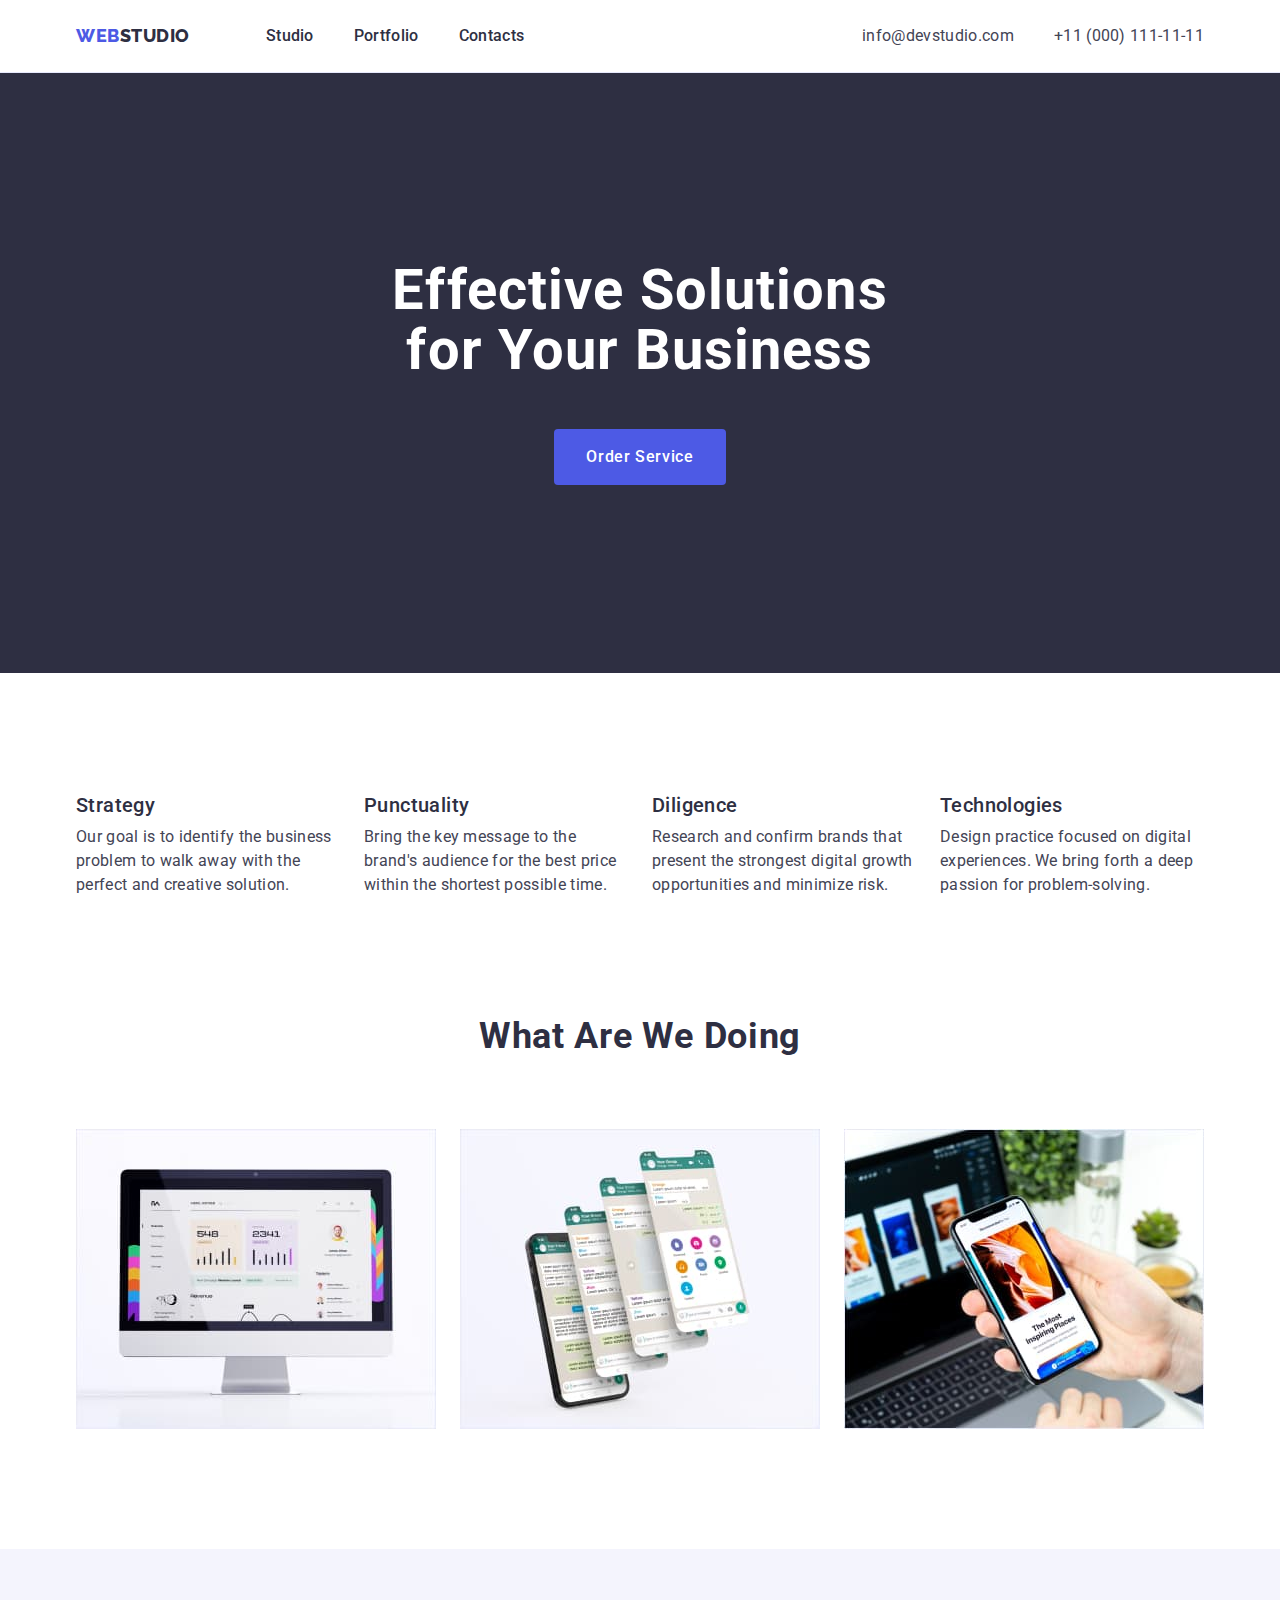
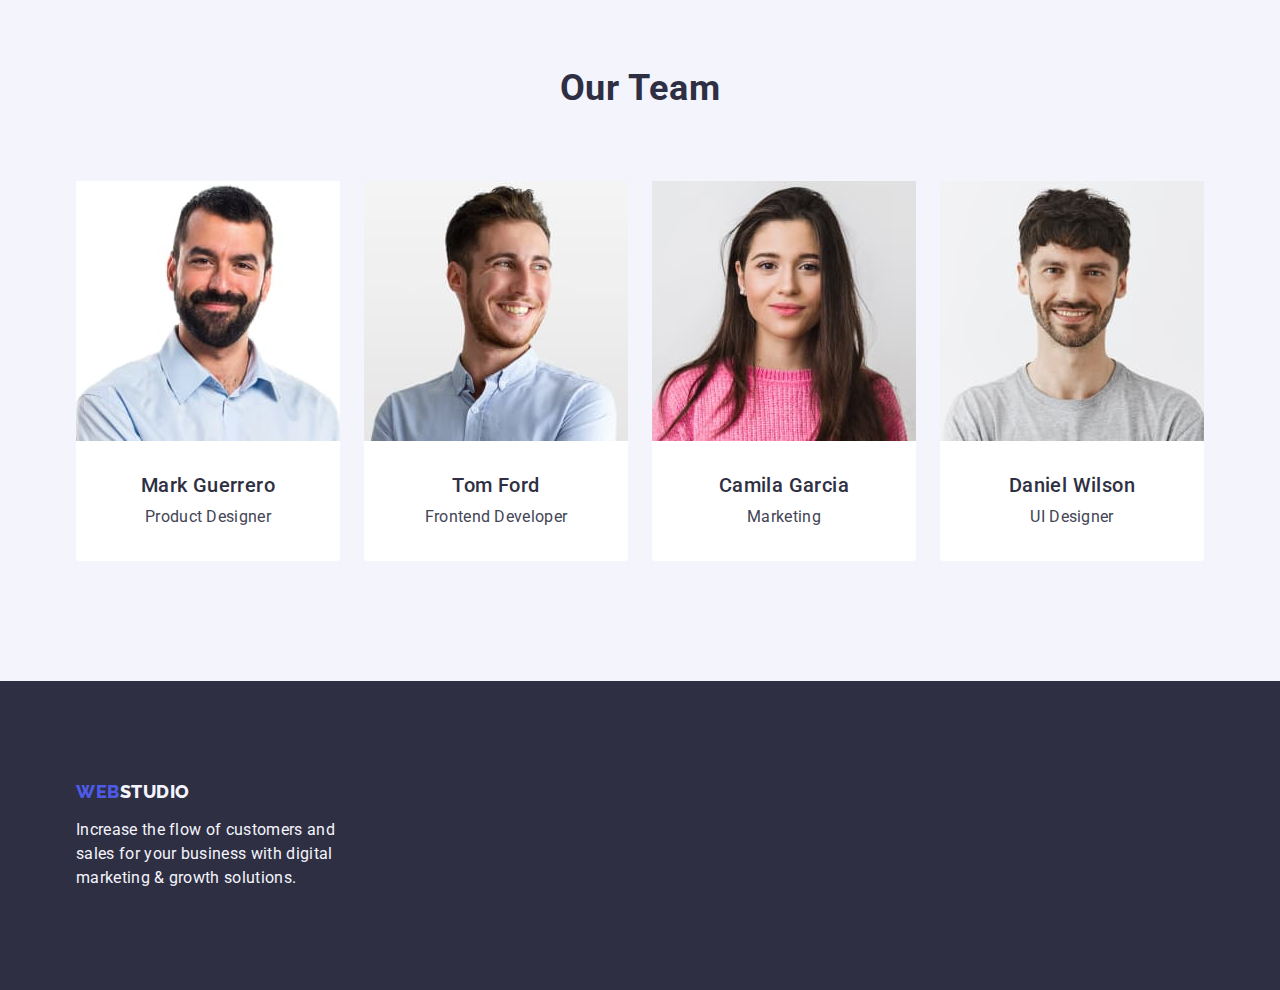
<file: index.html>
<!DOCTYPE html>
<html lang="en">
  <head>
    <meta charset="UTF-8" />
    <meta http-equiv="X-UA-Compatible" content="IE=edge" />
    <meta name="viewport" content="width=device-width, initial-scale=1.0" />
    <title>WebStudio</title>
    <link rel="preconnect" href="https://fonts.googleapis.com" />
    <link rel="preconnect" href="https://fonts.gstatic.com" crossorigin />
    <link
      href="https://fonts.googleapis.com/css2?family=Raleway:wght@800&family=Roboto:wght@400;500;700&display=swap"
      rel="stylesheet"
    />
    <link
      rel="stylesheet"
      href="https://cdn.jsdelivr.net/npm/modern-normalize@2.0.0/modern-normalize.min.css"
    />
    <link rel="stylesheet" href="./css/style.css" />
  </head>
  <body>
    <!--Header section-->
    <header class="header">
      <div class="container header-box">
        <nav class="header-nav">
          <a class="header-web link" href="./index.html"
            >Web<span class="header-studio">Studio</span></a
          >
          <!--Nav section-->
          <ul class="nav-list list">
            <li class="nav-item">
              <a class="nav-link link" href="./index.html">Studio</a>
            </li>
            <li class="nav-item">
              <a class="nav-link link" href="./portfolio.html">Portfolio</a>
            </li>
            <li class="nav-item">
              <a class="nav-link link" href="">Contacts</a>
            </li>
          </ul>
        </nav>
        <!--Contacts section-->
        <address class="header-contacts">
          <ul class="contacts-list list">
            <li class="contacts-item">
              <a class="contacts-link link" href="mailto:info@devstudio.com"
                >info@devstudio.com</a
              >
            </li>
            <li class="contacts-item">
              <a class="contacts-link link" href="tel:+110001111111"
                >+11 (000) 111-11-11</a
              >
            </li>
          </ul>
        </address>
      </div>
    </header>
    <!--Main section-->
    <main class="main">
      <section class="main-section">
        <div class="container">
          <h1 class="main-title">Effective Solutions for Your Business</h1>
          <button type="button" class="main-button">Order Service</button>
        </div>
      </section>
      <!--Description section-->
      <section class="profit-section section">
        <div class="container">
          <h2 class="visually-hidden">Profit</h2>
          <ul class="profit-block list">
            <li class="profit-list">
              <h3 class="profit-title">Strategy</h3>
              <p class="profit-text">
                Our goal is to identify the business problem to walk away with
                the perfect and creative solution.
              </p>
            </li>

            <li class="profit-list">
              <h3 class="profit-title">Punctuality</h3>
              <p class="profit-text">
                Bring the key message to the brand's audience for the best price
                within the shortest possible time.
              </p>
            </li>

            <li class="profit-list">
              <h3 class="profit-title">Diligence</h3>
              <p class="profit-text">
                Research and confirm brands that present the strongest digital
                growth opportunities and minimize risk.
              </p>
            </li>

            <li class="profit-list">
              <h3 class="profit-title">Technologies</h3>
              <p class="profit-text">
                Design practice focused on digital experiences. We bring forth a
                deep passion for problem-solving.
              </p>
            </li>
          </ul>
        </div>
      </section>
      <!--Work-img section-->
      <section class="work-section section">
        <div class="container">
          <h2 class="work-title">What are we doing</h2>
          <ul class="work-block list">
            <li class="work-img-list">
              <img
                class="img-computer"
                src="./images/img1.jpg"
                alt="Computer"
                width="360"
              />
            </li>
            <li class="work-img-list">
              <img
                class="img-screen"
                src="./images/img2.jpg"
                alt="Screen"
                width="360"
              />
            </li>
            <li class="work-img-list">
              <img
                class="img-smartphones"
                src="./images/img3.jpg"
                alt="Smartphones"
                width="360"
              />
            </li>
          </ul>
        </div>
      </section>
      <!--Personal-img section-->
      <section class="team-section section">
        <div class="container">
          <h2 class="team-title">Our Team</h2>
          <ul class="team-block list">
            <li class="team-img-list">
              <img
                class="mark-picture"
                src="./images/img4.jpg"
                alt="Mark Guerrero"
                height="260"
                width="264"
              />
              <div class="img-title-bord">
                <h3 class="title-picture">Mark Guerrero</h3>
                <p class="text-picture">Product Designer</p>
              </div>
            </li>
            <li class="team-img-list">
              <img
                class="tom-picture"
                src="./images/img5.jpg"
                alt="Tom Ford"
                width="264"
              />
              <div class="img-title-bord">
                <h3 class="title-picture">Tom Ford</h3>
                <p class="text-picture">Frontend Developer</p>
              </div>
            </li>
            <li class="team-img-list">
              <img
                class="camila-picture"
                src="./images/img6.jpg"
                alt="Camila Garcia"
                width="264"
              />
              <div class="img-title-bord">
                <h3 class="title-picture">Camila Garcia</h3>
                <p class="text-picture">Marketing</p>
              </div>
            </li>
            <li class="team-img-list">
              <img
                class="daniele-picture"
                src="./images/img7.jpg"
                alt="Daniel Wilson"
                width="264"
              />
              <div class="img-title-bord">
                <h3 class="title-picture">Daniel Wilson</h3>
                <p class="text-picture">UI Designer</p>
              </div>
            </li>
          </ul>
        </div>
      </section>
    </main>
    <!--Footer section-->
    <footer class="footer">
      <div class="container">
        <a class="footer-web link" href="./index.html"
          >Web<span class="footer-studio">Studio</span></a
        >
        <p class="footer-text">
          Increase the flow of customers and sales for your business with
          digital marketing & growth solutions.
        </p>
      </div>
    </footer>
  </body>
</html>
</file>
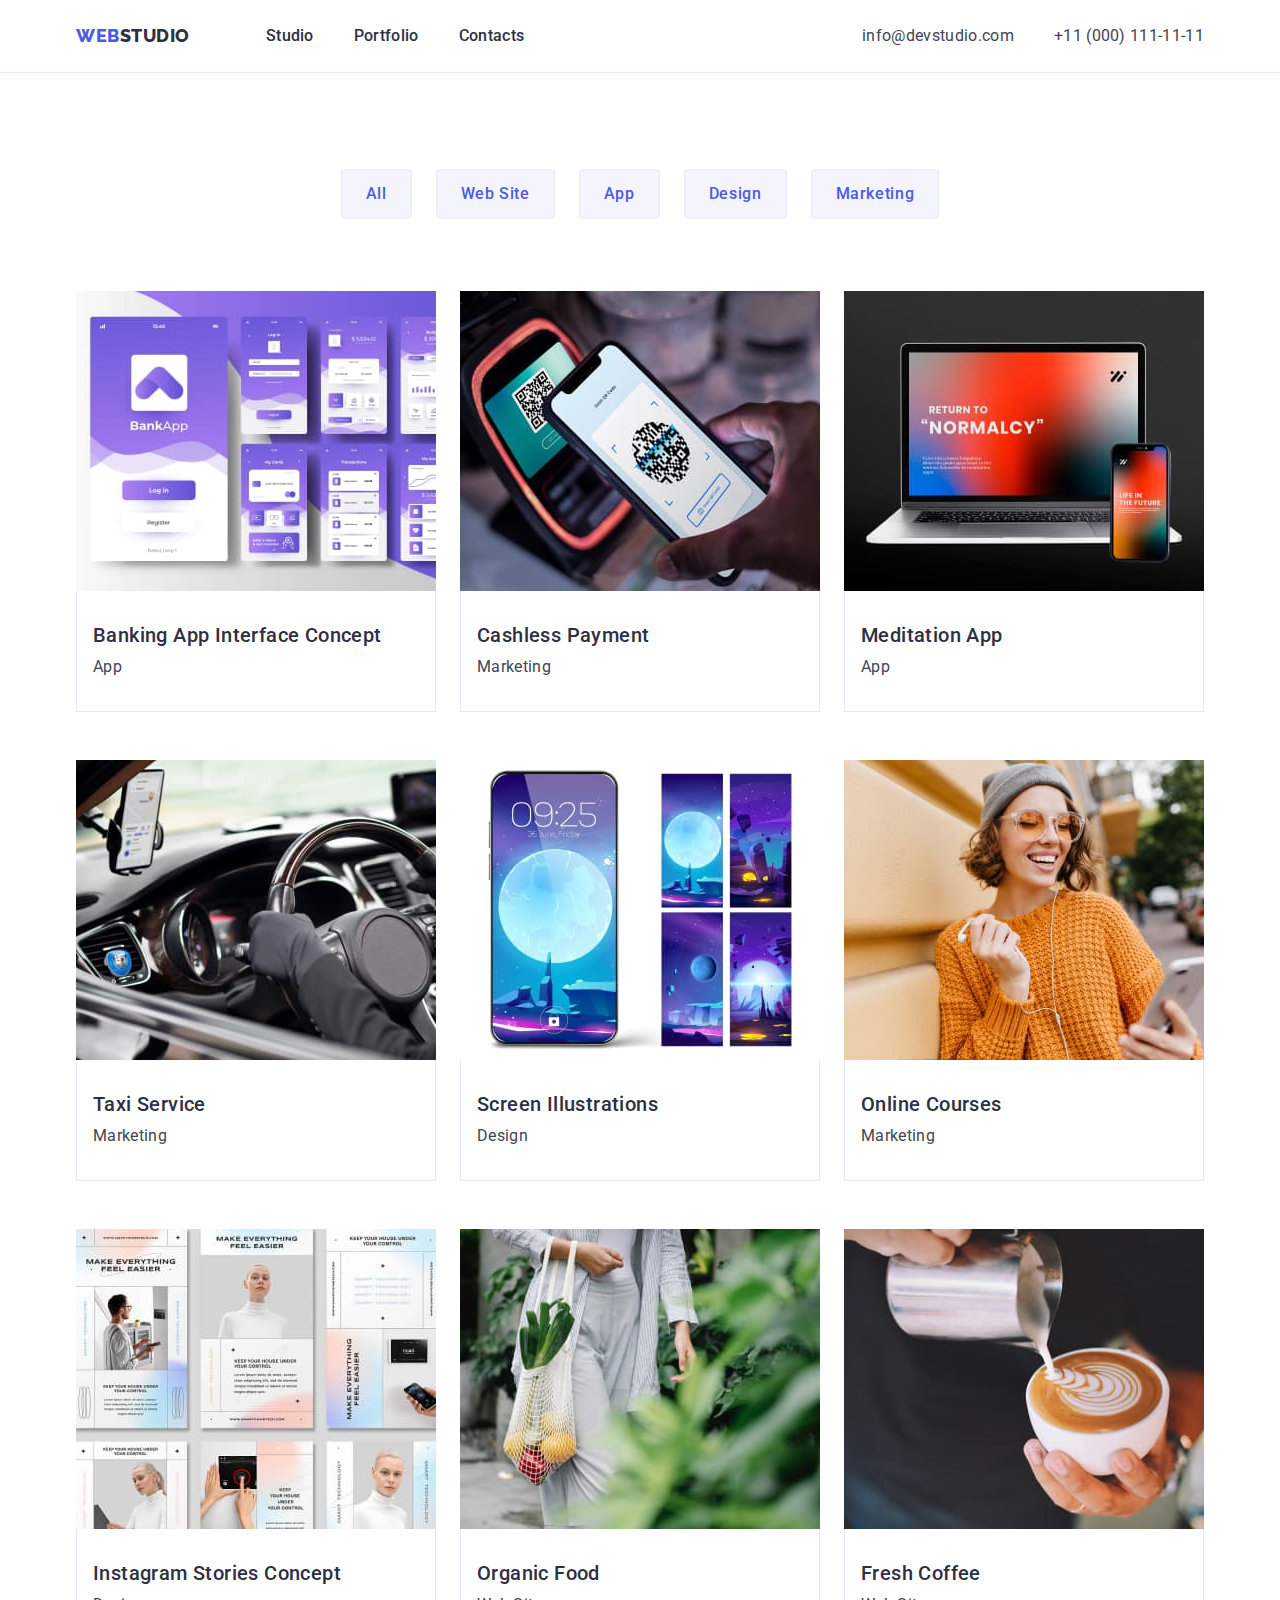
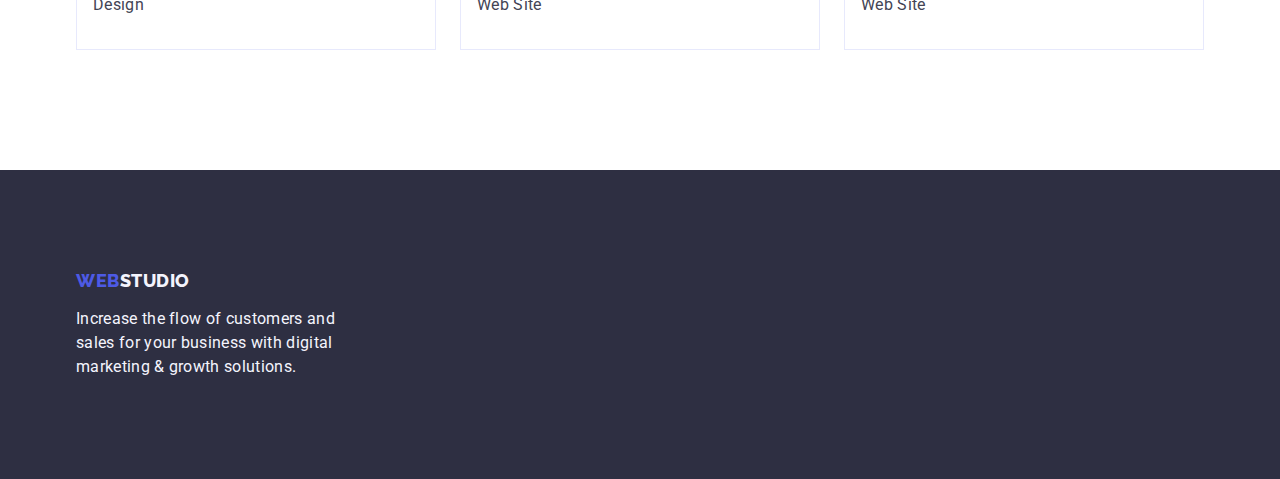
<file: portfolio.html>
<!DOCTYPE html>
<html lang="en">
  <head>
    <meta charset="UTF-8" />
    <meta http-equiv="X-UA-Compatible" content="IE=edge" />
    <meta name="viewport" content="width=device-width, initial-scale=1.0" />
    <title>Portfolio</title>
    <link rel="preconnect" href="https://fonts.googleapis.com" />
    <link rel="preconnect" href="https://fonts.gstatic.com" crossorigin />
    <link
      href="https://fonts.googleapis.com/css2?family=Raleway:wght@800&family=Roboto:wght@400;500;700&display=swap"
      rel="stylesheet"
    />
    <link
      rel="stylesheet"
      href="https://cdn.jsdelivr.net/npm/modern-normalize@2.0.0/modern-normalize.min.css"
    />
    <link rel="stylesheet" href="./css/style.css" />
  </head>
  <body>
    <!--Header section-->
    <header class="header">
      <div class="container header-box">
        <nav class="header-nav">
          <a class="header-web link" href="./index.html"
            >Web<span class="header-studio">Studio</span></a
          >
          <!--Nav section-->
          <ul class="nav-list list">
            <li class="nav-item">
              <a class="nav-link link" href="./index.html">Studio</a>
            </li>
            <li class="nav-item">
              <a class="nav-link link" href="./portfolio.html">Portfolio</a>
            </li>
            <li class="nav-item">
              <a class="nav-link link" href="">Contacts</a>
            </li>
          </ul>
        </nav>
        <!--Contacts section-->
        <address class="header-contacts">
          <ul class="contacts-list list">
            <li class="contacts-item">
              <a class="contacts-link link" href="mailto:info@devstudio.com"
                >info@devstudio.com</a
              >
            </li>
            <li class="contacts-item">
              <a class="contacts-link link" href="tel:+110001111111"
                >+11 (000) 111-11-11</a
              >
            </li>
          </ul>
        </address>
      </div>
    </header>
    <!--Main section-->
    <main class="main-portfoglio">
      <!--Btn section-->
      <section class="aside-section section">
        <div class="container">
          <h1 class="visually-hidden">Portfolio</h1>
          <ul class="btn-aside list">
            <li class="btn-list">
              <button type="button" class="portfolio-btn">All</button>
            </li>
            <li class="btn-list">
              <button type="button" class="portfolio-btn">Web Site</button>
            </li>
            <li class="btn-list">
              <button type="button" class="portfolio-btn">App</button>
            </li>
            <li class="btn-list">
              <button type="button" class="portfolio-btn">Design</button>
            </li>
            <li class="btn-list">
              <button type="button" class="portfolio-btn">Marketing</button>
            </li>
          </ul>
          <!--Pic-item section-->
          <ul class="aside-pic list">
            <li class="item-list">
              <a class="pic-link link" href="/"
                ><img
                  class="pic-banking"
                  src="./images/img8.jpg"
                  alt="interface"
                  width="360"
                />
                <div class="img-title-border">
                  <h2 class="item-title">Banking App Interface Concept</h2>
                  <p class="item-text">App</p>
                </div>
              </a>
            </li>
            <li class="item-list">
              <a class="pic-link link" href="/"
                ><img
                  class="pic-cashless"
                  src="./images/img9.jpg"
                  alt="payment"
                  width="360"
                />
                <div class="img-title-border">
                  <h2 class="item-title">Cashless Payment</h2>
                  <p class="item-text">Marketing</p>
                </div>
              </a>
            </li>
            <li class="item-list">
              <a class="pic-link link" href="/"
                ><img
                  class="pic-meditation"
                  src="./images/img10.jpg"
                  alt="app"
                  width="360"
                />
                <div class="img-title-border">
                  <h2 class="item-title">Meditation App</h2>
                  <p class="item-text">App</p>
                </div>
              </a>
            </li>
            <li class="item-list">
              <a class="pic-link link" href="/"
                ><img
                  class="pic-taxi"
                  src="./images/img11.jpg"
                  alt="service"
                  width="360"
                />
                <div class="img-title-border">
                  <h2 class="item-title">Taxi Service</h2>
                  <p class="item-text">Marketing</p>
                </div>
              </a>
            </li>
            <li class="item-list">
              <a class="pic-link link" href="/"
                ><img
                  class="pic-screen"
                  src="./images/img12.jpg"
                  alt="illustrations"
                  width="360"
                />
                <div class="img-title-border">
                  <h2 class="item-title">Screen Illustrations</h2>
                  <p class="item-text">Design</p>
                </div>
              </a>
            </li>
            <li class="item-list">
              <a class="pic-link link" href="/"
                ><img
                  class="pic-courses"
                  src="./images/img13.jpg"
                  alt="courses"
                  width="360"
                />
                <div class="img-title-border">
                  <h2 class="item-title">Online Courses</h2>
                  <p class="item-text">Marketing</p>
                </div>
              </a>
            </li>
            <li class="item-list">
              <a class="pic-link link" href="/"
                ><img
                  class="pic-instagram"
                  src="./images/img14.jpg"
                  alt="instagram"
                  width="360"
                />
                <div class="img-title-border">
                  <h2 class="item-title">Instagram Stories Concept</h2>
                  <p class="item-text">Design</p>
                </div>
              </a>
            </li>
            <li class="item-list">
              <a class="pic-link link" href="/"
                ><img
                  class="pic-food"
                  src="./images/img15.jpg"
                  alt="food"
                  width="360"
                />
                <div class="img-title-border">
                  <h2 class="item-title">Organic Food</h2>
                  <p class="item-text">Web Site</p>
                </div>
              </a>
            </li>
            <li class="item-list">
              <a class="pic-link link" href="/"
                ><img
                  class="pic-coffee"
                  src="./images/img16.jpg"
                  alt="coffee"
                  width="360"
                />
                <div class="img-title-border">
                  <h2 class="item-title">Fresh Coffee</h2>
                  <p class="item-text">Web Site</p>
                </div>
              </a>
            </li>
          </ul>
        </div>
      </section>
    </main>
    <!--Footer section-->
    <footer class="footer">
      <div class="container">
        <a class="footer-web link" href="./index.html"
          >Web<span class="footer-studio">Studio</span></a
        >
        <p class="footer-text">
          Increase the flow of customers and sales for your business with
          digital marketing & growth solutions.
        </p>
      </div>
    </footer>
  </body>
</html>
</file>
<file: css/style.css>
:root {
  --color-web: #4d5ae5;
  --color-text: #434455;
  --bg-white: #ffffff;
  --bg-black: #2e2f42;
  --bg-team: #f4f4fd;
  --color-hover-focus: #404bbf;
  --border-color: #e7e9fc;
}

body {
  font-family: "Roboto", sans-serif;
  color: var(--color-text);
  background-color: var(--bg-white);
}

*,
::after ::before {
  box-sizing: border-box;
}
/*Reset*/

.visually-hidden {
  position: absolute;
  width: 1px;
  height: 1px;
  margin: -1px;
  border: 0;
  padding: 0;
  white-space: nowrap;
  clip-path: inset(100%);
  clip: rect(0 0 0 0);
  overflow: hidden;
}

h1,
h2,
h3,
h4,
h5,
h6,
p {
  margin: 0;
}

ul,
ol {
  margin-top: 0;
  margin-bottom: 0;
  padding-left: 0;
}

.ul,
ol {
  list-style: none;
  margin: 0;
  padding: 0;
}

.list {
  list-style: none;
}

.link {
  text-decoration: none;
}

/*Base Styles*/

.container {
  margin: 0 auto;
  width: 1158px;
  padding-left: 15px;
  padding-right: 15px;
}

header {
  border-bottom: 1px solid var(--border-color);
}

.header-box {
  display: flex;
  justify-content: space-between;
  align-items: center;
}

.header-nav {
  display: flex;
  align-items: center;
}
.header-web {
  font-family: "Raleway", sans-serif;
  font-weight: 800;
  font-size: 18px;
  line-height: 1.17;
  letter-spacing: 0.03em;
  color: var(--color-web);
  text-transform: uppercase;
  display: inline-block;
  margin-right: 76px;
  padding: 24px 0;
}

.header-studio {
  font-family: "Raleway", sans-serif;
  font-style: normal;
  font-weight: 800;
  font-size: 18px;
  line-height: 1.17;
  letter-spacing: 0.03em;
  text-transform: uppercase;
  color: var(--bg-black);
}

.nav-list {
  display: flex;
  gap: 40px;
}

.nav-item {
  color: var(--bg-black);
}

.nav-link {
  padding: 24px 0;
  font-weight: 500;
  font-size: 16px;
  line-height: 1.5;
  display: block;
  letter-spacing: 0.02em;
  color: var(--bg-black);
}

.nav-link:hover,
.nav-link:focus {
  color: var(--color-hover-focus);
}

address {
  font-style: normal;
}

.contacts-list {
  display: flex;
  gap: 40px;
}

.contacts-link {
  font-size: 16px;
  line-height: 1.5;
  letter-spacing: 0.02em;
  color: var(--color-text);
}

.contacts-link:hover,
.contacts-link:focus {
  color: var(--color-hover-focus);
}
.main-section {
  background-color: var(--bg-black);
  padding-top: 188px;
  padding-bottom: 188px;
}
.main-title {
  font-weight: 700;
  font-size: 56px;
  text-align: center;
  line-height: 1.07;
  letter-spacing: 0.02em;
  max-width: 496px;
  margin-bottom: 48px;
  margin: auto;
  margin-bottom: 48px;
  color: var(--bg-white);
}

.main-button {
  font-family: "Roboto", sans-serif;
  font-style: normal;
  font-weight: 500;
  font-size: 16px;
  line-height: 1.5;
  letter-spacing: 0.04em;
  min-width: 169px;
  min-height: 56px;
  border-radius: 4px;
  display: block;
  margin: auto;
  padding: 16px 32px;
  border: 0;

  color: var(--bg-white);
  background-color: var(--color-web);
  cursor: pointer;
}

.main-button:hover,
.main-button:focus {
  background-color: var(--color-hover-focus);
}

.profit-section {
  padding: 120px 0;
}

.profit-block {
  display: flex;
  justify-content: space-between;
  margin: 0 auto;
  padding-left: 0;
  gap: 24px;
}

.profit-title {
  font-weight: 500;
  font-size: 20px;
  line-height: 1.2;
  letter-spacing: 0.02em;
  margin-bottom: 8px;
  color: var(--bg-black);
}

.profit-list {
  width: calc((100% - 3 * 24px) / 4);
}

.profit-text {
  font-size: 16px;
  line-height: 1.5;
  letter-spacing: 0.02em;
  color: var(--color-text);
}

.work-section {
  padding-bottom: 120px;
}

.work-block {
  display: flex;
  gap: 24px;
  padding-left: 0;
}

.work-title {
  font-weight: 700;
  font-size: 36px;
  text-align: center;
  line-height: 1.11;
  letter-spacing: 0.02em;
  text-transform: capitalize;
  margin-bottom: 72px;
  color: var(--bg-black);
}

.team-block {
  display: flex;
  gap: 24px;
  padding-left: 0;
}

.team-title {
  font-family: "Roboto", sans-serif;
  font-style: normal;
  font-weight: 700;
  font-size: 36px;
  text-align: center;
  line-height: 1.11;
  letter-spacing: 0.02em;
  text-transform: capitalize;
  margin-bottom: 72px;
  color: var(--bg-black);
}
.team-section {
  padding: 120px 0;
  background-color: var(--bg-team);
}

.team-img-list {
  border-radius: 0px 0px 4px 4px;
  width: calc((100% - 3 * 24px) / 4);
  background-color: var(--bg-white);
}

.title-picture {
  text-align: center;

  margin-bottom: 8px;
  font-weight: 500;
  font-size: 20px;
  line-height: 1.2;
  letter-spacing: 0.02em;
  color: var(--bg-black);
  background-color: var(--bg-white);
}

.text-picture {
  text-align: center;
  font-size: 16px;
  line-height: 1.5;
  letter-spacing: 0.02em;
  color: var(--color-text);
  background-color: var(--bg-white);
}

footer {
  padding: 100px 0;
  background-color: var(--bg-black);
}

.footer-web {
  display: inline-block;
  margin-bottom: 16px;
  font-family: "Raleway", sans-serif;
  font-weight: 800;
  font-size: 18px;
  line-height: 1.17;
  letter-spacing: 0.03em;
  color: var(--color-web);
  text-transform: uppercase;
}

.footer-studio {
  font-family: "Raleway", sans-serif;
  font-style: normal;
  font-weight: 800;
  font-size: 18px;
  line-height: 1.17;
  letter-spacing: 0.03em;
  text-transform: uppercase;
  color: var(--bg-team);
}

.footer-text {
  font-size: 16px;
  line-height: 1.5;
  letter-spacing: 0.02em;
  width: 264px;
  color: var(--bg-team);
}

.aside-section {
  padding-top: 96px;
  padding-bottom: 120px;
}

.portfolio-btn:hover {
  border: 1px solid transparent;
  color: var(--bg-white);
  background-color: var(--color-hover-focus);
}

.portfolio-btn:focus {
  border: 1px solid transparent;
  color: var(--bg-white);
  background-color: var(--color-hover-focus);
}

.btn-aside {
  display: flex;
  justify-content: center;
  align-items: center;
  gap: 24px;
  padding-left: 0;
  margin-bottom: 72px;
}

.portfolio-btn {
  font-family: "Roboto", sans-serif;
  font-style: normal;
  font-weight: 500;
  font-size: 16px;
  line-height: 1.5;
  letter-spacing: 0.04em;
  color: var(--color-web);
  background-color: var(--bg-team);
  cursor: pointer;
  padding: 12px 24px;
  border-radius: 4px;
  border: 1px solid var(--border-color);
}

.item-title {
  margin-bottom: 8px;
  font-weight: 500;
  font-size: 20px;
  line-height: 1.2;
  letter-spacing: 0.02em;
  color: var(--bg-black);
}

.item-list {
  width: calc((100% - 48px) / 3);
}

.item-text {
  font-size: 16px;
  line-height: 1.5;
  letter-spacing: 0.02em;
  color: var(--color-text);
}

.aside-pic {
  display: flex;
  flex-wrap: wrap;
  padding-left: 0;
  gap: 24px;
  row-gap: 48px;
}

img {
  display: block;
  max-width: 100%;
  height: auto;
}

.img-title-border {
  padding: 32px 16px;
  border: 1px solid #e7e9fc;
  border-top: none;
}

.img-title-bord {
  padding: 32px 16px;
  border-top: 0;
}

.work-img-list {
  width: calc((100% - 2 * 24px) / 3);
}
</file>
